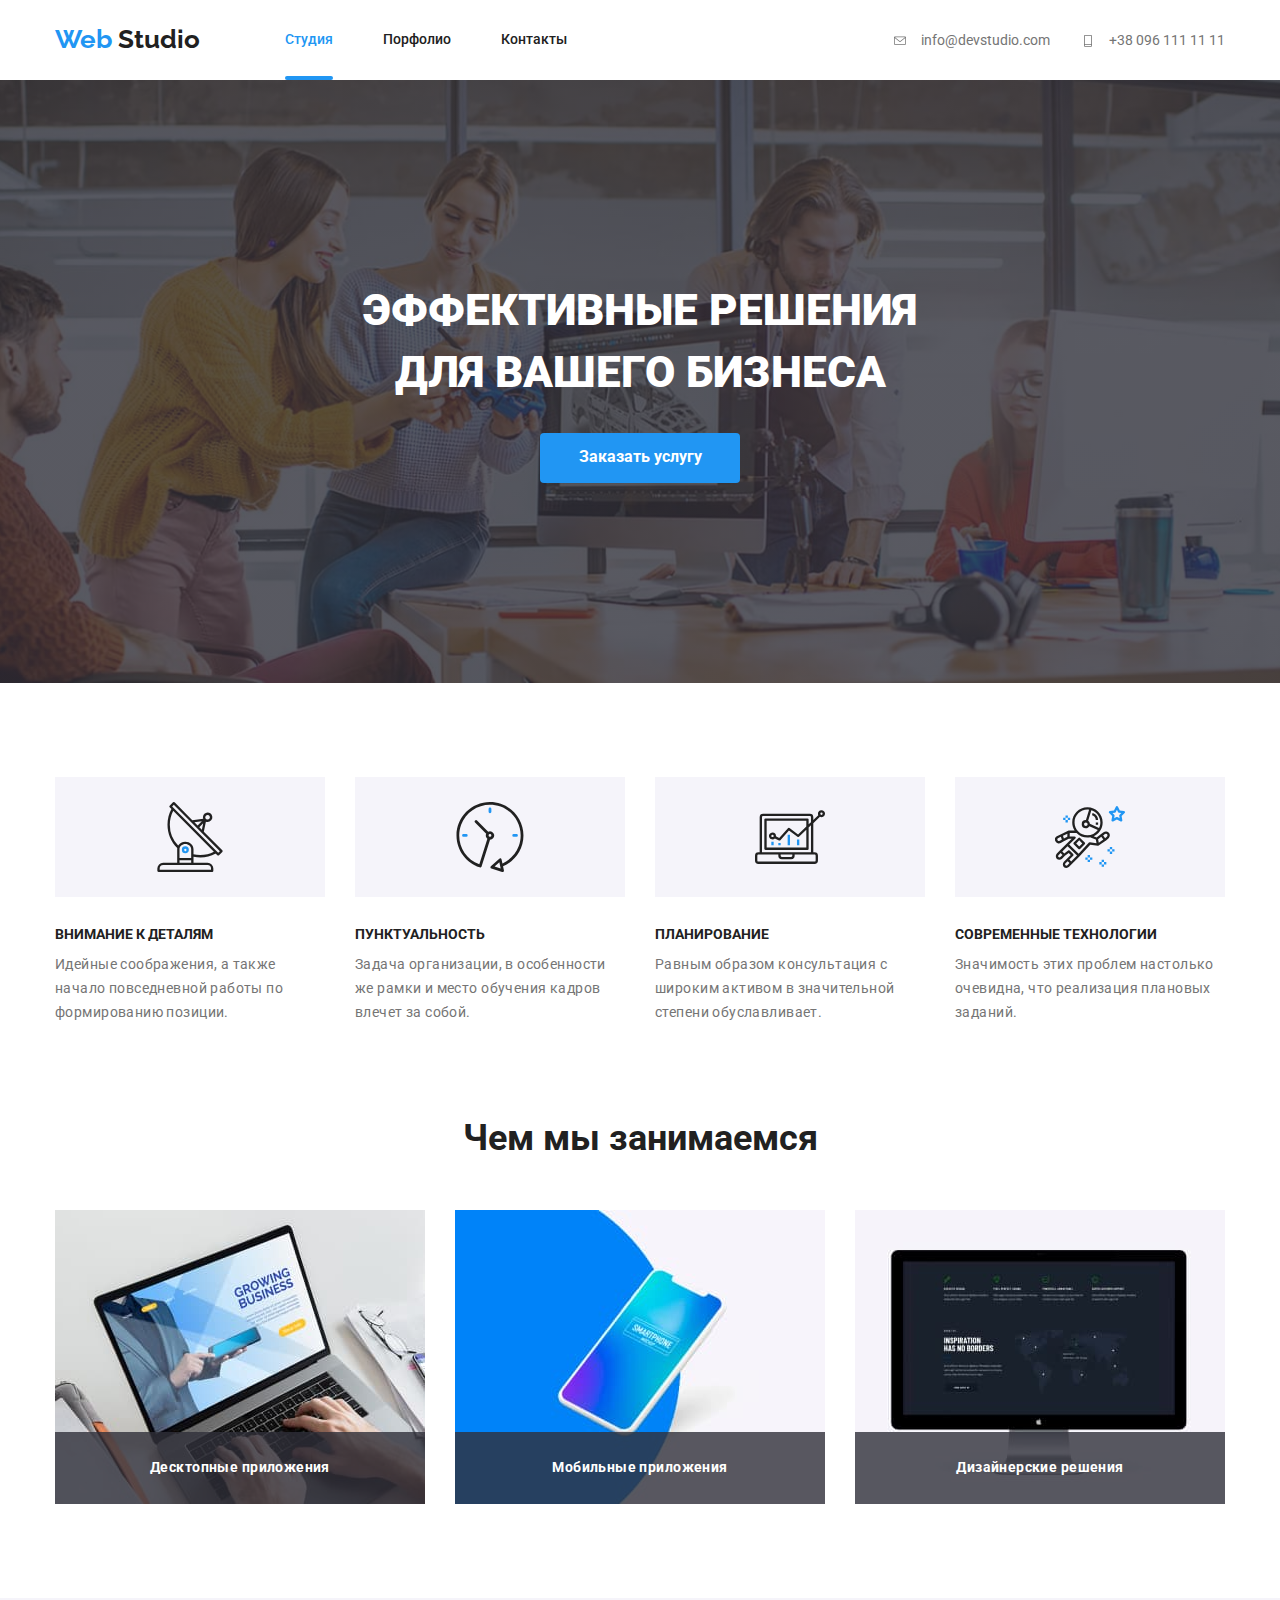
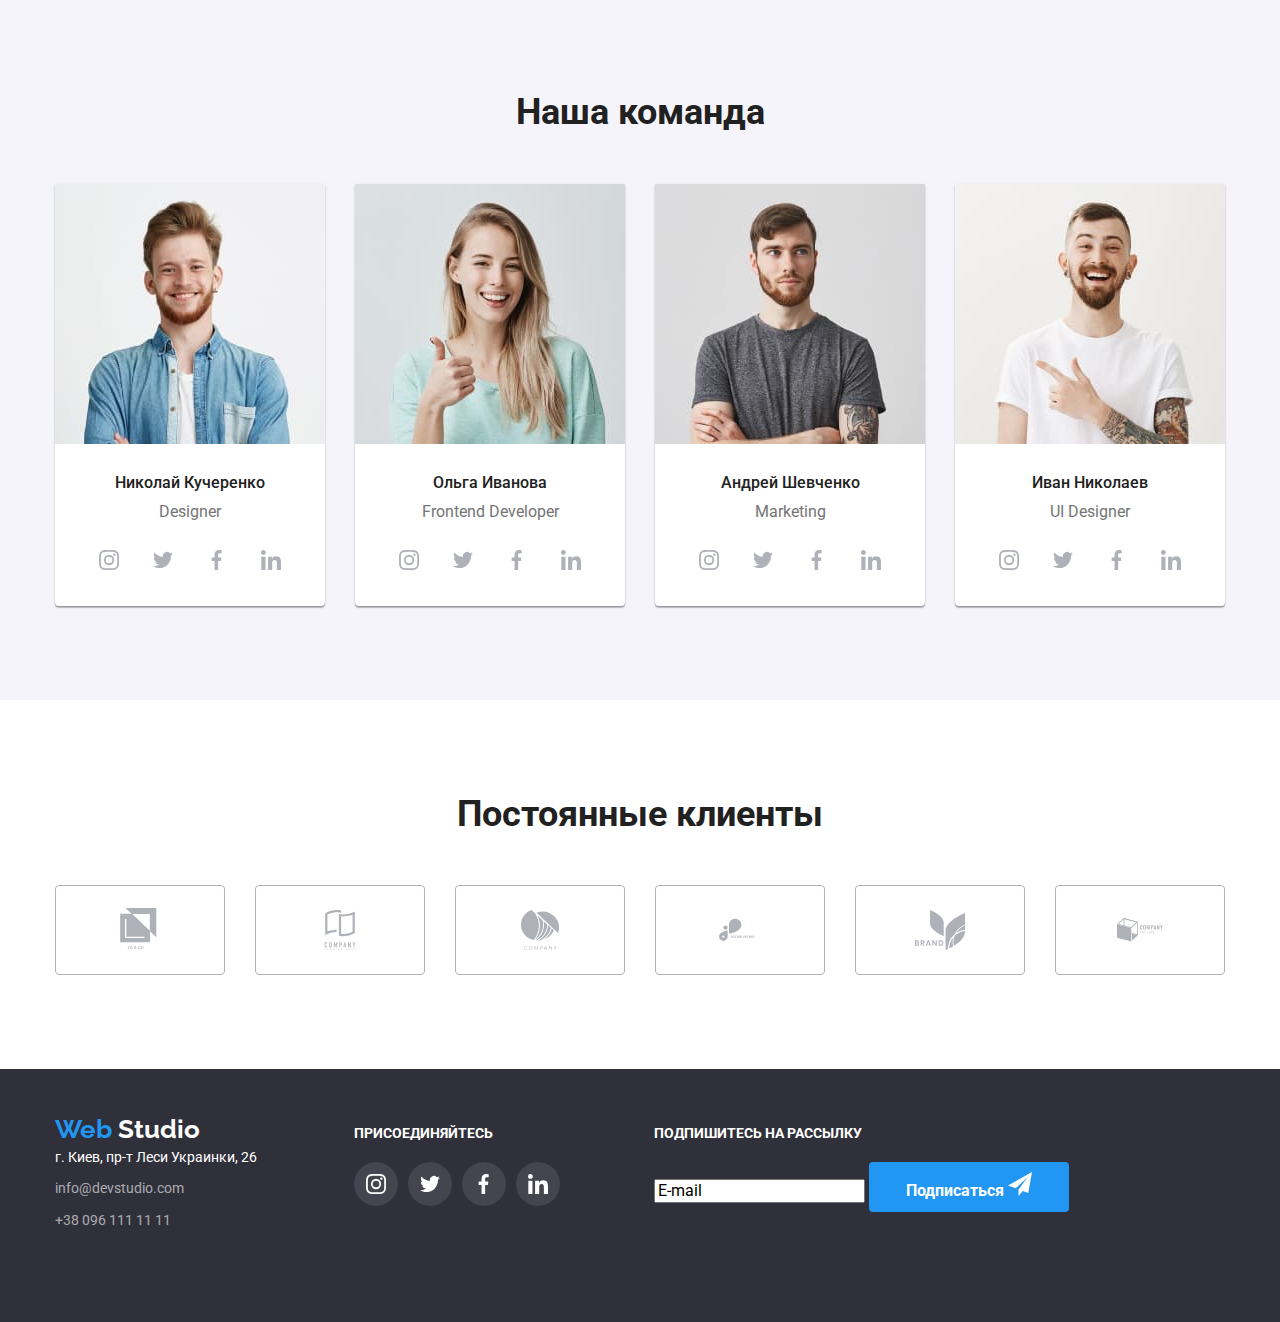
<file: index.html>
<!DOCTYPE html>
<html lang="ru">
  <head>
    <meta charset="UTF-8" />
    <meta name="viewport" content="width=device-width, initial-scale=1.0" />
    <title>Web Studio</title>
    <link href="https://fonts.googleapis.com/css2?family=Raleway:wght@700&family=Roboto:wght@400;500;700;900&display=swap" rel="stylesheet">
    <link rel="stylesheet" href="https://cdnjs.cloudflare.com/ajax/libs/modern-normalize/0.6.0/modern-normalize.min.css">
    <link rel="stylesheet" href="./css/styles.css">
  </head>
  <body>
   <header class="header-container">
    <nav class="container">
      <div class="navigator">
        <a href="/" class="logo">
          <span class="logo-web">Web</span>
          <span class="logo-studio">Studio</span>
        </a>
          <ul class="site-nav">
            <li class="item">
              <a href="" class="link current">Студия</a>
            </li>
            <li class="item">
              <a href="./portfolio.html" class="link">Порфолио</a>
            </li>
            <li class="item">
              <a href="" class="link">Контакты</a>
            </li>
          </ul>
          <ul class="site-contacts">
            <li class="item">
              <!--<img src="image/mail.svg" alt="" />-->
              <a href="mailto:info@devstudio.com" class="link">
                <svg class="site-contacts-icon" width="16px" height="12px">
                  <use href="./image/sprites_l.svg#icon-mail_l"></use>
                </svg>
                info@devstudio.com</a>
            </li>
            <li class="item">
              <!--<img src="image/tel.svg" alt="" />-->
              <a href="tel:+380961111111" class="link">
                <svg class="site-contacts-icon" width="16px" height="12px">
                  <use href="./image/sprites_l.svg#icon-tel_l"></use>
                </svg>
                +38 096 111 11 11</a>
            </li>
          </ul>
        </div>
      </nav>
    </header>
    <main>
      <section class="hero">
        <h1 class="hero-title">
          Эффективные решения <br />
          для вашего бизнеса
        </h1>
        <a href="" class="button-hero">Заказать услугу</a>
      </section>
      <section class="advantages-section">
        <div class="container">
        <ul class="advantages-list">
          <li  class="item stacion">
            <div class="advantage-icon">
            <svg width="70px" height="70px">
              <use href="./image/sprites_l.svg#icon-station_l"></use>
            </svg>
          </div>
            <!--<img src="image/station.svg" alt="" />-->
            
            <h3 class="advantages-list-title">Внимание к деталям</h3>
            <p class="advantages-text">
              Идейные соображения, а также начало повседневной работы по
              формированию позиции.
            </p>
          
          </li>
          <li  class="item clock">
            <div class="advantage-icon">
            <svg width="70px" height="70px">
              <use href="./image/sprites_l.svg#icon-clock_l"></use>
            </svg>
          </div>
            <!--<img src="image/clock.svg" alt="" />-->
            <h3 class="advantages-list-title">Пунктуальность</h3>
            <p class="advantages-text">
              Задача организации, в особенности же рамки и место обучения кадров
              влечет за собой.
            </p>
          </li>
          <li  class="item computer">
            <div class="advantage-icon">
            <svg width="70px" height="70px">
              <use href="./image/sprites_l.svg#icon-computer_l"></use>
            </svg>
          </div>
            <!--<img src="image/computer.svg" alt="" />-->
            <h3 class="advantages-list-title">Планирование</h3>
            <p class="advantages-text">
              Равным образом консультация с широким активом в значительной
              степени обуславливает.
            </p>
          </li>
          <li  class="item rocketman">
            <div class="advantage-icon">
            <svg width="70px" height="70px">
              <use href="./image/sprites_l.svg#icon-rocketman_l"></use>
            </svg>
          </div>
            <!--<img src="image/rocketman.svg" alt="" />-->
            <h3 class="advantages-list-title">Современные технологии</h3>
            <p class="advantages-text">
              Значимость этих проблем настолько очевидна, что реализация
              плановых заданий.
            </p>
          </li>
        </ul>
      </div>
      </section>
      <section class="section">
        <div class= "container">
        <h2 class="section-title">Чем мы занимаемся</h2>
        <ul class="list">
          <li class="item">
            <div class="profily-card">
              <img src="image/1_l.jpg" alt="" />
              <div class="profili-text">
                <h3 class="list-profilу">Десктопные приложения</h3>
              </div>
            </div>
          </li>
          <li class="item">
            <div class="profily-card">
              <img src="image/2_l.jpg" alt="" />
              <div class="profili-text">
                <h3 class="list-profilу">Мобильные приложения</h3>
              </div>
            </div>
          </li>
          <li class="item">
            <div class="profily-card">
              <img src="image/3_l.jpg" alt="" />
              <div class="profili-text">
                <h3 class="list-profilу">Дизайнерские решения</h3>
              </div>
            </div>
          </li>
        </ul>
      </div> 
      </section>
      <section class="section-comand">
        <div class="container">
          <h2 class="section-title">Наша команда</h2>
          <ul class="list">
            <li class="item">
              <img src="image/team1_l.jpg" alt="" />
              <h3 class="list-comand">Николай Кучеренко</h3>
              <span class="comand-prof">Designer</span>
              <div class="icon">
                <ul class="network">
                  <li>
                    <a href="" class="link" aria-label="Инстаграмм">
                     <svg class="link-icon" width="20px" height="20px">
                       <use href="./image/sprites_l.svg#icon-inst_l"></use>
                    </svg>
                  </a>
                    <!--<a href=""><img src="image/inst.svg" alt="" /></a>-->
                  </li>
                  <li>
                    <a href="" class="link" aria-label="Твиттер">
                      <svg class="link-icon" width="20px" height="20px">
                        <use href="./image/sprites_l.svg#icon-twit_l"></use>
                      </svg>
                       <!--<img src="image/twit.svg" alt="" />-->
                    </a>
                  </li>
                  <li>
                    <a href="" class="link" aria-label="Фейсбук">
                      <svg class="link-icon" width="20px" height="20px">
                        <use href="./image/sprites_l.svg#icon-face_l"></use>
                      </svg>
                      <!--<img src="image/face.svg" alt="" /></a>-->
                    </a>
                  </li>
                  <li>
                    <a href="" class="link" aria-label="Линкедин">
                      <svg class="link-icon" width="20px" height="20px">
                        <use href="./image/sprites_l.svg#icon-link_l"></use>
                      </svg>
                      <!--<img src="image/link.svg" alt="" /></a>-->
                    </a>
                  </li>
                </ul>
              </div>
            </li>
            <li class="item">
              <img src="image/team2_l.jpg" alt="" />
              <h3 class="list-comand">Ольга Иванова</h3>
              <span class="comand-prof">Frontend Developer</span>
              <div class="icon">
                <ul class="network">
                  <li>
                    <a href="" class="link" aria-label="Инстаграмм">
                     <svg class="link-icon" width="20px" height="20px">
                       <use href="./image/sprites_l.svg#icon-inst_l"></use>
                    </svg>
                  </a>
                    <!--<a href=""><img src="image/inst.svg" alt="" /></a>-->
                  </li>
                  <li>
                    <a href="" class="link" aria-label="Твиттер">
                      <svg class="link-icon" width="20px" height="20px">
                        <use href="./image/sprites_l.svg#icon-twit_l"></use>
                      </svg>
                       <!--<img src="image/twit.svg" alt="" />-->
                    </a>
                  </li>
                  <li>
                    <a href="" class="link" aria-label="Фейсбук">
                      <svg class="link-icon" width="20px" height="20px">
                        <use href="./image/sprites_l.svg#icon-face_l"></use>
                      </svg>
                      <!--<img src="image/face.svg" alt="" /></a>-->
                    </a>
                  </li>
                  <li>
                    <a href="" class="link" aria-label="Линкедин">
                      <svg class="link-icon" width="20px" height="20px">
                        <use href="./image/sprites_l.svg#icon-link_l"></use>
                      </svg>
                      <!--<img src="image/link.svg" alt="" /></a>-->
                    </a>
                  </li>
                </ul>
              </div>
            </li>
            <li class="item">
              <img src="image/team3_l.jpg" alt="" />
              <h3 class="list-comand">Андрей Шевченко</h3>
              <span class="comand-prof">Marketing</span>
              <div class="icon">
                <ul class="network">
                  <li>
                    <a href="" class="link" aria-label="Инстаграмм">
                     <svg class="link-icon" width="20px" height="20px">
                       <use href="./image/sprites_l.svg#icon-inst_l"></use>
                    </svg>
                  </a>
                    <!--<a href=""><img src="image/inst.svg" alt="" /></a>-->
                  </li>
                  <li>
                    <a href="" class="link" aria-label="Твиттер">
                      <svg class="link-icon" width="20px" height="20px">
                        <use href="./image/sprites_l.svg#icon-twit_l"></use>
                      </svg>
                       <!--<img src="image/twit.svg" alt="" />-->
                    </a>
                  </li>
                  <li>
                    <a href="" class="link" aria-label="Фейсбук">
                      <svg class="link-icon" width="20px" height="20px">
                        <use href="./image/sprites_l.svg#icon-face_l"></use>
                      </svg>
                      <!--<img src="image/face.svg" alt="" /></a>-->
                    </a>
                  </li>
                  <li>
                    <a href="" class="link" aria-label="Линкедин">
                      <svg class="link-icon" width="20px" height="20px">
                        <use href="./image/sprites_l.svg#icon-link_l"></use>
                      </svg>
                      <!--<img src="image/link.svg" alt="" /></a>-->
                    </a>
                  </li>
                </ul>
              </div>
            </li>
            <li class="item">
              <img src="image/team4_l.jpg" alt="" />
              <h3 class="list-comand">Иван Николаев</h3>
              <span class="comand-prof">UI Designer</span>
              <div class="icon">
                <ul class="network">
                   <li>
                    <a href="" class="link" aria-label="Инстаграмм">
                     <svg class="link-icon" width="20px" height="20px">
                       <use href="./image/sprites_l.svg#icon-inst_l"></use>
                    </svg>
                  </a>
                    <!--<a href=""><img src="image/inst.svg" alt="" /></a>-->
                  </li>
                  <li>
                    <a href="" class="link" aria-label="Твиттер">
                      <svg class="link-icon" width="20px" height="20px">
                        <use href="./image/sprites_l.svg#icon-twit_l"></use>
                      </svg>
                       <!--<img src="image/twit.svg" alt="" />-->
                    </a>
                  </li>
                  <li>
                    <a href="" class="link" aria-label="Фейсбук">
                      <svg class="link-icon" width="20px" height="20px">
                        <use href="./image/sprites_l.svg#icon-face_l"></use>
                      </svg>
                      <!--<img src="image/face.svg" alt="" /></a>-->
                    </a>
                  </li>
                  <li>
                    <a href="" class="link" aria-label="Линкедин">
                      <svg class="link-icon" width="20px" height="20px">
                        <use href="./image/sprites_l.svg#icon-link_l"></use>
                      </svg>
                      <!--<img src="image/link.svg" alt="" /></a>-->
                    </a>
                  </li>
                </ul>
              </div>
            </li>
          </ul>
        </div>
      </section>
      <section class="section">
        <div class= "container-client">
        <h2 class="section-title">Постоянные клиенты</h2>
        <div class="client">
          <ul class="list">
            <li class="item">
              <a href="" class="client-icon">
                <svg width="44px" height="50px">
                  <use href="./image/sprites_l.svg#icon-client1_l"></use>
                </svg>
                <!--<img src="image/client1.svg" alt="" />-->
              </a>
            </li>
            <li class="item">
              <a href="" class="client-icon">
                <svg width="40px" height="52px">
                <use href="./image/sprites_l.svg#icon-client2_l"></use>
                <!--<img src="image/client2.svg" alt="" />-->
                </svg>
              </a>
            </li>
            <li class="item">
              <a href="" class="client-icon">
                <svg width="40px" height="42px">
                <use href="./image/sprites_l.svg#icon-client3_l"></use>
                <!--<img src="image/client3.svg" alt="" />-->
                </svg>
              </a>
            </li>
            <li class="item">
              <a href="" class="client-icon">
                <svg width="80px" height="42px">
                <use href="./image/sprites_l.svg#icon-client4_l"></use>
                <!--<img src="image/client4.svg" alt="" />-->
                </svg>
              </a>
            </li>
            <li class="item">
              <a href="" class="client-icon">
                <svg width="60px" height="50px">
                <use href="./image/sprites_l.svg#icon-client5_l"></use>
                <!--<img src="image/client4.svg" alt="" />-->
                </svg>
              </a>
            </li>
            <li class="item">
              <a href="" class="client-icon">
                <svg width="88px" height="46px">
                <use href="./image/sprites_l.svg#icon-client6_l"></use>
                <!--<img src="image/client4.svg" alt="" />-->
                </svg>
              </a>
            </li>
          </ul>
        </div>
        </div>
      </section>
    </main>
     <footer class="page-footer">
       <div class="container">
         <div class="logo-contacts">
          <a href="/" class="logo-foot">
          <span class="logo-web-foot">Web</span>
          <span class="logo-studio-foot">Studio</span>
          </a>
            <address>
             <ul>
               <li class="address">
                 <span class="footer-address">г. Киев, пр-т Леси Украинки, 26</span>
               </li>
               <li class="address">
                 <a href="mailto:info@devstudio.com" class="footer-link">info@devstudio.com</a>
               </li>
               <li class="address">
                 <a href="tel:+380961111111" class="footer-link">+38 096 111 11 11</a>
               </li>
             </ul>
            </address>
          </div>
          <div class="icon-footer">
            <b class="footer-title">присоединяйтесь</b>
            <ul class="icon-footer-list">
              <li class="item">       
                <a href="" class="footer-link-n" aria-label="Инстаграмм">
                  <svg class="footer-link-icon" width="20px" height="20px">
                    <use href="./image/sprites_l.svg#icon-inst_l"></use>
                 </svg>
               </a>
                  <!--<img src="image/inst.svg" alt="" /></a>-->
              </li>
              <li class="item">
                <a href="" class="footer-link-n" aria-label="Твиттер">
                    <svg class="footer-link-icon" width="20px" height="20px">
                      <use href="./image/sprites_l.svg#icon-twit_l"></use>
                    </svg>
                     <!--<img src="image/twit.svg" alt="" />-->
                  </a>
              </li>
              <li class="item">
                <a href="" class="footer-link-n" aria-label="Фейсбук">
                  <svg class="footer-link-icon" width="20px" height="20px">
                    <use href="./image/sprites_l.svg#icon-face_l"></use>
                  </svg>
                  <!--<img src="image/face.svg" alt="" /></a>-->
                </a>
              </li>
              <li class="item">
                <a href="" class="footer-link-n" aria-label="Линкедин">
                  <svg class="footer-link-icon" width="20px" height="20px">
                    <use href="./image/sprites_l.svg#icon-link_l"></use>
                  </svg>
                  <!--<img src="image/link.svg" alt="" /></a>-->
                </a>
              </li>
            </ul> 
           </div>
          <div>
           <span class="footer-title">Подпишитесь на рассылку</span>
           <form action="/">
              <input type="text" name="/" value="E-mail" />
              <button class="button-footer">
                Подписаться
                <svg width="24px" height="24px">
                  <use href="./image/sprites_l.svg#icon-telegram_l"></use>
                </svg>
              <!--<img src="image/telegram.svg" alt="" />-->
              </button>
           </form>
          </div>
         </div>
      </footer>
    </body>
</html>
</file>
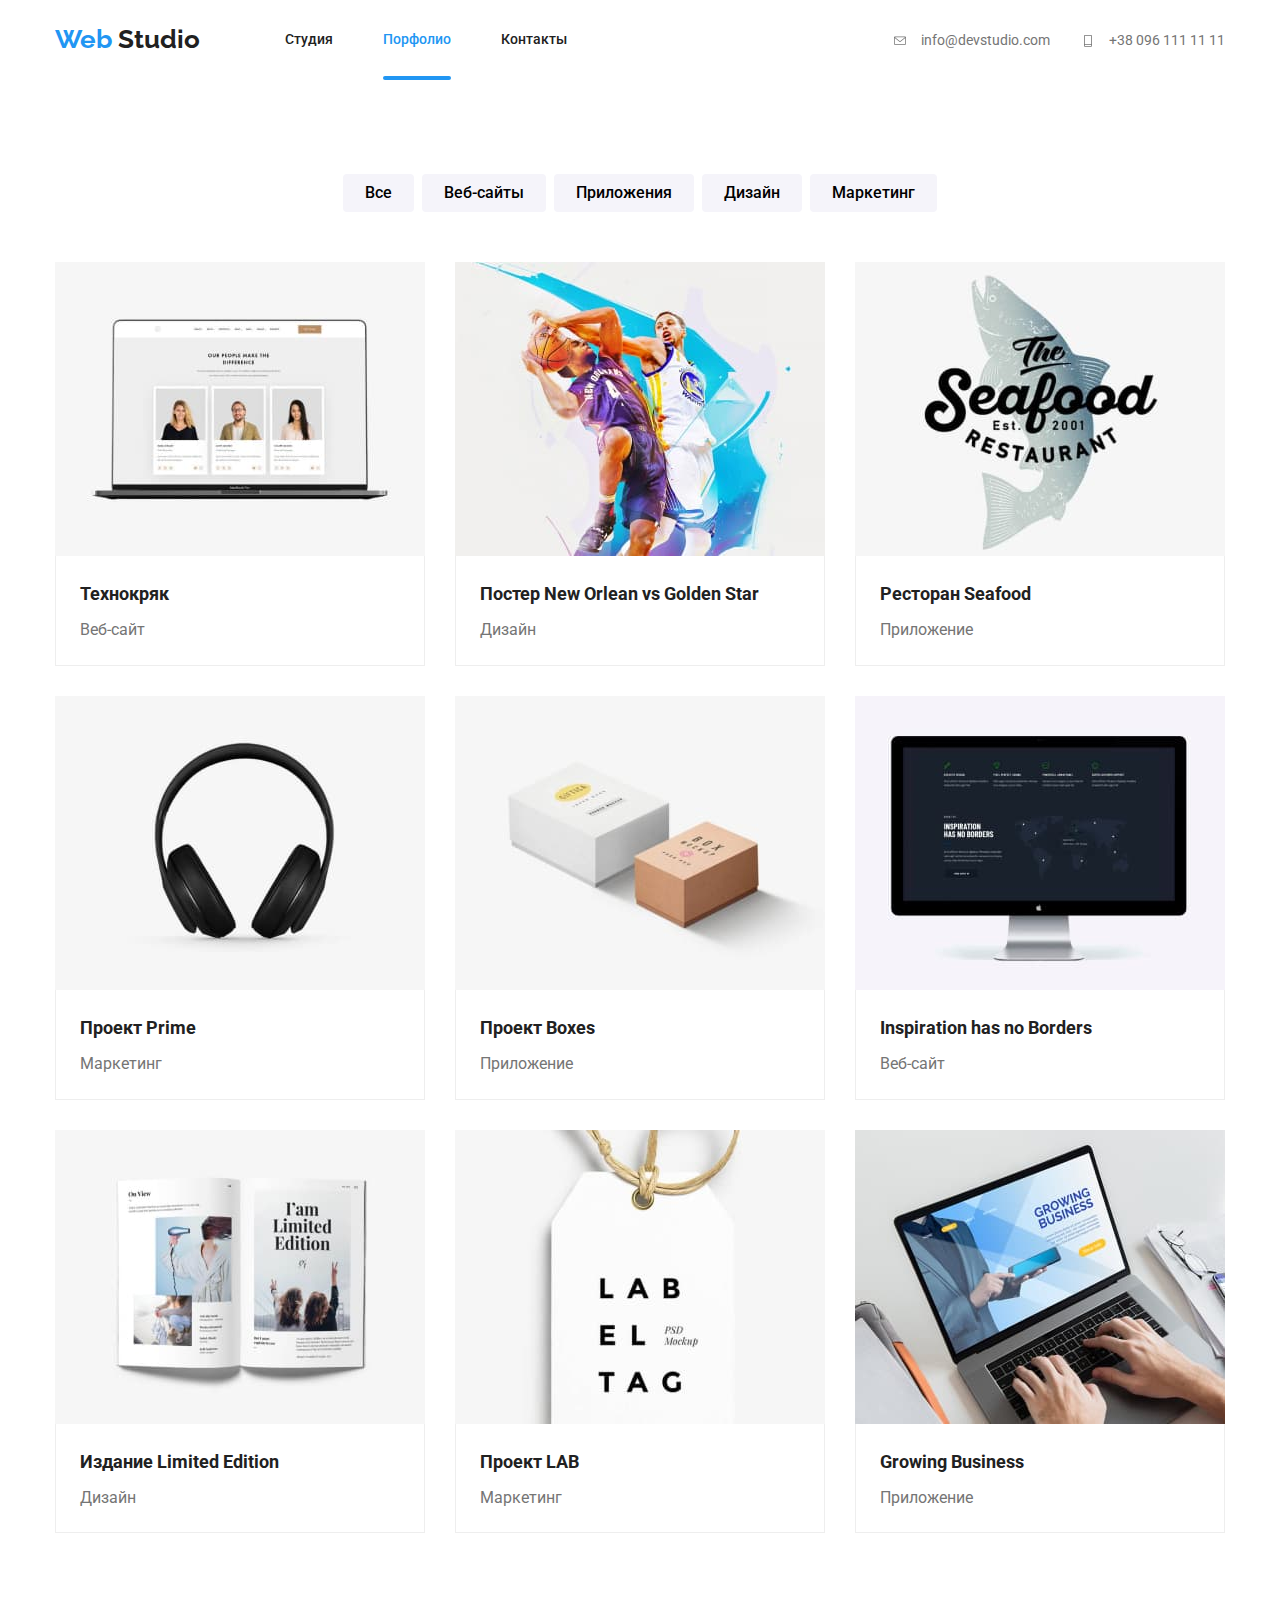
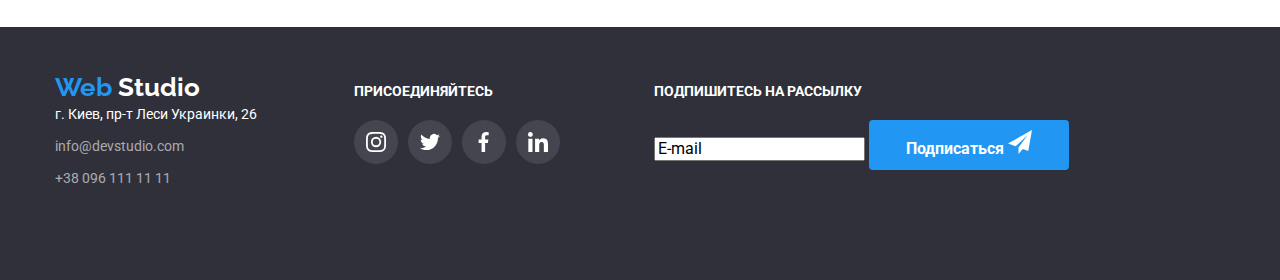
<file: portfolio.html>
<!DOCTYPE html>
<html lang="ru">
<head>
  <meta charset="UTF-8">
  <meta name="viewport" content="width=device-width, initial-scale=1.0">
  <title>Portfolio</title>
  <link href="https://fonts.googleapis.com/css2?family=Raleway:wght@700&family=Roboto:wght@400;500;700;900&display=swap" rel="stylesheet">
  <link rel="stylesheet" href="https://cdnjs.cloudflare.com/ajax/libs/modern-normalize/0.6.0/modern-normalize.min.css">
  <link rel="stylesheet" href="./css/styles.css">
</head>
<body>
  <header class="header-container">
    <nav class="container">
      <div class="navigator">
        <a href="/" class="logo">
          <span class="logo-web">Web</span>
          <span class="logo-studio">Studio</span>
        </a>
          <ul class="site-nav">
            <li class="item">
              <a href="./index.html" class="link">Студия</a>
            </li>
            <li class="item">
              <a href="./portfolio.html" class="link current">Порфолио</a>
            </li>
            <li class="item">
              <a href="" class="link">Контакты</a>
            </li>
          </ul>
          <ul class="site-contacts">
            <li class="item">
              <!--<img src="image/mail.svg" alt="" />-->
              <a href="mailto:info@devstudio.com" class="link">
                <svg class="site-contacts-icon" width="16px" height="12px">
                  <use href="./image/sprites_l.svg#icon-mail_l"></use>
                </svg>
                info@devstudio.com</a>
            </li>
            <li class="item">
              <!--<img src="image/tel.svg" alt="" />-->
              <a href="tel:+380961111111" class="link">
                <svg class="site-contacts-icon" width="16px" height="12px">
                  <use href="./image/sprites_l.svg#icon-tel_l"></use>
                </svg>
                +38 096 111 11 11</a>
            </li>
          </ul>
        </div>
      </nav>
   </header>
  <main class="container">
    <section class="section">
        <ul class="portfolio-button">
      <li class="item"><button type="button" class="button-portfolio">Все</button></li>
      <li class="item"><button type="button" class="button-portfolio">Веб-сайты</button></li>
      <li class="item"><button type="button" class="button-portfolio">Приложения</button></li>
      <li class="item"><button type="button" class="button-portfolio">Дизайн</button></li>
      <li class="item"><button type="button" class="button-portfolio">Маркетинг</button></li>
        </ul>
        <ul class="portfolio-container">
          <li class="portfolio-list-item">
              <a href="" class="portfolio">
                <div class="portfolio-project">
                  <img class="portfolio-list-image" src="./image/project1_l.jpg" alt="">
                  <div class="portfolio-action">
                    <p class="portfolio-list-content">
                Технокряк это современная площадка распространения коронавируса. Компании используют эту платформу для цифрового шпионажа и атак на защищённые сервера конкурентов.
                    </p>
                  </div>
                </div>
            <div class="card-content">
              <h3 class="portfolio-list-title">Технокряк</h3>
              <p class="portfolio-list-text">Веб-сайт</p>
            </div>
          </a>
          </li>
          <li class="portfolio-list-item">
            <a href="" class="portfolio">
              <div class="portfolio-project">
                <img class="portfolio-list-image" src="image/project2_l.jpg" alt="" />
                <div class="portfolio-action">
                  <p class="portfolio-list-content">
                Технокряк это современная площадка распространения коронавируса. Компании используют эту платформу для цифрового шпионажа и атак на защищённые сервера конкурентов.
                  </p>
                </div>
              </div>
            <div class="card-content">
              <h3 class="portfolio-list-title">Постер New Orlean vs Golden Star</h3>
              <p class="portfolio-list-text">Дизайн</p>
            </div>
          </a>
          </li>
        <li class="portfolio-list-item">
          <a href="" class="portfolio">
            <div class="portfolio-project">
                <img  class="portfolio-list-image" src="image/project3_l.jpg" alt="" />
                <div class="portfolio-action">
                  <p class="portfolio-list-content">
                Технокряк это современная площадка распространения коронавируса. Компании используют эту платформу для цифрового шпионажа и атак на защищённые сервера конкурентов.
                  </p>
                </div>
            </div>
            <div class="card-content">
              <h3 class="portfolio-list-title">Ресторан Seafood</h3>
              <p class="portfolio-list-text">Приложение</p>
           </div>
          </a>
        </li>
        <li class="portfolio-list-item">
          <a href="" class="portfolio">
            <div class="portfolio-project">
                <img class="portfolio-list-image" src="image/project4_l.jpg" alt="" />
                <div class="portfolio-action">
                  <p class="portfolio-list-content">
                Технокряк это современная площадка распространения коронавируса. Компании используют эту платформу для цифрового шпионажа и атак на защищённые сервера конкурентов.
                  </p>
                </div>
            </div>
            <div class="card-content">
              <h3 class="portfolio-list-title">Проект Prime</h3>
              <p class="portfolio-list-text">Маркетинг</p>
            </div>
          </a>
        </li>
        <li class="portfolio-list-item">
          <a href="" class="portfolio">
            <div class="portfolio-project">
              <img class="portfolio-list-image" src="image/project5_l.jpg" alt="" />
              <div class="portfolio-action">
                <p class="portfolio-list-content">
                Технокряк это современная площадка распространения коронавируса. Компании используют эту платформу для цифрового шпионажа и атак на защищённые сервера конкурентов.
                </p>
              </div>
            </div>
            <div class="card-content">
              <h3 class="portfolio-list-title">Проект Boxes</h3>
              <p class="portfolio-list-text">Приложение</p>
            </div>
          </a>
        </li>
        <li class="portfolio-list-item">
          <a href="" class="portfolio">
            <div class="portfolio-project">
              <img class="portfolio-list-image" src="image/project6_l.jpg" alt="" />
              <div class="portfolio-action">
                <p class="portfolio-list-content">
                Технокряк это современная площадка распространения коронавируса. Компании используют эту платформу для цифрового шпионажа и атак на защищённые сервера конкурентов.
                </p>
              </div>
            </div>
            <div class="card-content">
              <h3 class="portfolio-list-title">Inspiration has no Borders</h3>
              <p class="portfolio-list-text">Веб-сайт</p>
            </div>
          </a>
        </li>
        <li class="portfolio-list-item">
          <a href="" class="portfolio">
            <div class="portfolio-project">
              <img class="portfolio-list-image" src="image/project7_l.jpg" alt="" />
              <div class="portfolio-action">
                <p class="portfolio-list-content">
                Технокряк это современная площадка распространения коронавируса. Компании используют эту платформу для цифрового шпионажа и атак на защищённые сервера конкурентов.
                </p>
              </div>
            </div> 
            <div class="card-content">
              <h3 class="portfolio-list-title">Издание Limited Edition</h3>
              <p class="portfolio-list-text">Дизайн</p>
            </div>
          </a>
        </li>
        <li class="portfolio-list-item">
          <a href="" class="portfolio">
            <div class="portfolio-project">
              <img class="portfolio-list-image" src="image/project8_l.jpg" alt="" />
              <div class="portfolio-action">
                <p class="portfolio-list-content">
                Технокряк это современная площадка распространения коронавируса. Компании используют эту платформу для цифрового шпионажа и атак на защищённые сервера конкурентов.
                </p>
              </div>
            </div>
            <div class="card-content">
              <h3 class="portfolio-list-title">Проект LAB</h3>
              <p class="portfolio-list-text">Маркетинг</p>
            </div>
          </a>
        </li>
        <li class="portfolio-list-item">
          <a href="" class="portfolio">
            <div class="portfolio-project">
              <img class="portfolio-list-image" src="image/project9_l.jpg" alt="" />
              <div class="portfolio-action">
                <p class="portfolio-list-content">
                Технокряк это современная площадка распространения коронавируса. Компании используют эту платформу для цифрового шпионажа и атак на защищённые сервера конкурентов.
                </p>
              </div>
            </div>
            <div class="card-content">
              <h3 class="portfolio-list-title">Growing Business</h3>
              <p class="portfolio-list-text">Приложение</p>
            </div>
          </a>
        </li>
      </ul>
    </section>
  </main>
  <footer class="page-footer">
    <div class="container">
      <div class="logo-contacts">
       <a href="/" class="logo-foot">
       <span class="logo-web-foot">Web</span>
       <span class="logo-studio-foot">Studio</span>
       </a>
         <address>
          <ul>
            <li class="address">
              <span class="footer-address">г. Киев, пр-т Леси Украинки, 26</span>
            </li>
            <li class="address">
              <a href="mailto:info@devstudio.com" class="footer-link">info@devstudio.com</a>
            </li>
            <li class="address">
              <a href="tel:+380961111111" class="footer-link">+38 096 111 11 11</a>
            </li>
          </ul>
         </address>
       </div>
       <div class="icon-footer">
         <b class="footer-title">присоединяйтесь</b>
         <ul class="icon-footer-list">
           <li class="item">       
             <a href="" class="footer-link-n" aria-label="Инстаграмм">
               <svg class="footer-link-icon" width="20px" height="20px">
                 <use href="./image/sprites_l.svg#icon-inst_l"></use>
              </svg>
            </a>
               <!--<img src="image/inst.svg" alt="" /></a>-->
           </li>
           <li class="item">
             <a href="" class="footer-link-n" aria-label="Твиттер">
                 <svg class="footer-link-icon" width="20px" height="20px">
                   <use href="./image/sprites_l.svg#icon-twit_l"></use>
                 </svg>
                  <!--<img src="image/twit.svg" alt="" />-->
               </a>
           </li>
           <li class="item">
             <a href="" class="footer-link-n" aria-label="Фейсбук">
               <svg class="footer-link-icon" width="20px" height="20px">
                 <use href="./image/sprites_l.svg#icon-face_l"></use>
               </svg>
               <!--<img src="image/face.svg" alt="" /></a>-->
             </a>
           </li>
           <li class="item">
             <a href="" class="footer-link-n" aria-label="Линкедин">
               <svg class="footer-link-icon" width="20px" height="20px">
                 <use href="./image/sprites_l.svg#icon-link_l"></use>
               </svg>
               <!--<img src="image/link.svg" alt="" /></a>-->
             </a>
           </li>
         </ul> 
        </div>
       <div>
        <span class="footer-title">Подпишитесь на рассылку</span>
        <form action="/">
           <input type="text" name="/" value="E-mail" />
           <button class="button-footer">
             Подписаться
             <svg width="24px" height="24px">
               <use href="./image/sprites_l.svg#icon-telegram_l"></use>
             </svg>
           <!--<img src="image/telegram.svg" alt="" />-->
           </button>
        </form>
       </div>
      </div>
   </footer>
  </body>
</html>
</file>
<file: css/styles.css>
:root {
  --primary-text-color:  #757575;
  --title-text-color: #212121;
  --accent-color: #2196F3;
  --secondary-background-color: #F5F4FA;
  --transition-timing-function: 250ms cubic-bezier(0.4, 0, 0.2, 1);
  }
body {
  background-color: #FFFFFF;
  color: var(--primary-text-color);
  font-family: Roboto, sans-serif;
 }
  /*cтиль логотипа*/
.logo {
  font-weight: 700;
  font-size: 26px;
  line-height: 1.2;
  font-family: Raleway, sans-serif;
  text-decoration: none;
  }
.logo-web{
  color: #2196F3;
 }
.logo-studio {
  color: #212121;
 }
/*сброс списка*/
ul {
 padding: 0px;
 margin: 0px;
 list-style: none;
}
  /*стиль навигации и навигации*/
  .header-container {
  }
  /*.header .container {
  display: flex;
  height: 80px;
  align-items: center;
   }*/

.container {
  width: 1200px;
  padding-left: 15px;
  padding-right: 15px;
  margin-left:  auto;
  margin-right: auto;
 }
.navigator {
    display: flex;
    align-items: center;
 }
.site-nav {
  display: flex;
  margin-left: 85px;
 }
.site-nav .item + .item {
  margin-left: 50px;
 }
.site-nav .link {
  display: block;
  padding-top: 32px;
  padding-bottom: 32px;

  color: var(--title-text-color);
  font-weight: 500;
  font-size: 14px;
  line-height: 1.14;
  text-decoration: none;
}
.site-nav .link:hover,
.site-nav .link:focus{
  color: var(--accent-color);
  outline: none;
  transition: var(--transition-timing-function);
  
}
.site-nav .link.current {
  color: var(--accent-color);
  
}
.site-nav .link{
  position: relative;
  
}
.site-nav .link.current::after {
position: absolute;
bottom: 0;
content: '';
display: block;
height: 4px;
width: 100%;
border-radius: 2px;
background-color: var(--accent-color);

}
.site-contacts {
  display: flex;
  margin-left: auto;
}  
.site-contacts .item + .item {
  margin-left: 30px;
}
.site-contacts .link {
  color: var(--primary-text-color)
  font-weight: 500;
  font-size: 14px;
  line-height: 1.14;
  text-decoration: none;
 
}
.site-contacts .link:hover,
.site-contacts .link:focus{
  color: var(--accent-color);
  outline: none;
  transition: var(--transition-timing-function);
  ;
  
}
.site-contacts-icon{
  margin-right: 10px;
  fill: currentColor;
  vertical-align: middle;
  
}
.site-contacts-icon:hover{
  fill: var(--accent-color);
  transition: var(--transition-timing-function);
  
}
/*секция hero*/
.hero {
  background-image: linear-gradient(
    to right,
    rgba(47, 48, 58, 0.8),
    rgba(47, 48, 58, 0.8)),
     url(../image/Header_img_l.jpg);
  /*height: 600px;*/
  max-width: 1600px;
  margin-right: auto;
  margin-left: auto;
  /*outline: 1px solid red;*/
  background-position: center;
  background-size: cover;
  background-repeat: no-repeat;
  background-color: rgba(47, 48, 58, 0.8);
  
  text-align: center;
  padding-top: 200px;
  padding-bottom: 200px;
  
  
}
.hero .hero-title {
  margin-top: 0px;
  margin-bottom: 30px;
  /*background-color: var(--secondary-background-color);*/
  color: #FFFFFF;
  font-weight: 900;
  font-size: 44px;
  line-height: 1.4;
  text-transform: uppercase;
 }
/*заголовки в секциях*/
.section {
  padding-top: 94px;
  padding-bottom: 94px;
}
.advantages-section {
  padding-top: 94px;
  padding-bottom: 0;
  }
.section-title {
  margin-top: 0;
  margin-bottom: 50px;
  color: var(--title-text-color);
  font-weight: 700;
  font-size: 36px;
  line-height: 1.16;
  text-align: center;
  /*letter-spacing: 1.2em;*/
}
/*секция преимудеств*/
.advantages-list {
  display: flex;
  }
.advantages-list .item/*::before*/{
  /*display: block;
  content: '';
  height: 120px;
  background-size: 70px;
  background-repeat: no-repeat;
  background-position: center;
  background-color: var(--secondary-background-color);*/
      
  }
 .advantage-icon{
   padding: 25px 100px;
   background-color: var(--secondary-background-color);
   height: 120px;
 } 
/*.stacion::before{
  background-image: url(../image/station_l.svg);
}  
.clock::before{
  background-image: url(../image/clock_l.svg);
}
.computer::before{
  background-image: url(../image/computer_l.svg);
}
.rocketman::before{
  background-image: url(../image/rocketman_l.svg);
}*/
.advantages-list .item {
  width: calc((100% - 30px*3)/4);
}  
.advantages-list .item + .item {
  margin-left: 30px;
  }
.advantages-list-title {
  margin-top: 30px;
  margin-bottom: 10px;
  color: var(--title-text-color);
  font-weight: 700;
  font-size: 14px;
  line-height: 1.14;
  text-transform: uppercase;
}
.advantages-text {
  margin-top: 0px;
  margin-bottom: 0px;
  font-weight: normal;
  font-size: 14px;
  line-height: 1.7;
  letter-spacing: 0.03em
}

/*секция профиля*/
img {
  display: block;
  max-width: 100%;
  height: auto;
}
.list {
  display: flex;
}
.list .item + .item {
  margin-left: 30px;
}
.list .item {
  width: calc((100% - 30px*2)/3);
}
.list-profilу {
  margin-top: 0px;
  margin-bottom: 0px;
  padding: 28px 90px;
  color: #FFFFFF;
  background-color: rgba(47, 48, 58, 0.8);
  font-weight: 700;
  font-size: 14px;
  line-height: 1.14;
  text-align: center;
  letter-spacing: 0.03em;
}
.profily-card{
  position: relative;
}
.profili-text{
  position: absolute;
  width: 100%;
  bottom: 0;
  
}
/*секция команды*/
.section-comand {
  background-color: var(--secondary-background-color);
  text-align: center;
  padding-top: 94px;
  padding-bottom: 94px;
}
.list-comand {
  margin-top: 30px;
  margin-bottom: 10px;
  color: var(--title-text-color);
  font-weight: 500;
  font-size: 16px;
  line-height: 1.18;
  /*letter-spacing: 1.2em;*/
}
.comand-prof {
  margin-top: 0;
  margin-bottom: 16px;
  font-size: 16px;
  line-height: 1.18;
}
.section-comand .list .item {
  width: calc((100% - 30px*3)/4);
  padding-bottom: 24px;
  background: #FFFFFF;
  box-shadow: 0px 2px 1px rgba(0, 0, 0, 0.2), 0px 1px 1px rgba(0, 0, 0, 0.14), 0px 1px 3px rgba(0, 0, 0, 0.12);
  border-radius: 0px 0px 4px 4px;
}
.icon {
  margin-top: 16px;
  }
.network .link {
  display: flex;
  justify-content: center;
  align-items: center;
  width: 44px;
  height: 44px;
  border-radius: 50%;
  
  
  /*color: var(--secondary-background-color);*/
 }
.network .link:hover,
.network .link:focus,
.footer-link-n:hover,
.footer-link-n:focus{
  width: 44px;
  height: 44px;
  border-radius: 50%;
  background-color: var(--accent-color);
  outline: none;
  transition: var(--transition-timing-function);
}
.network .link:hover svg,
.network .link:focus svg{
  fill: #FFFFFF;
  transition: var(--transition-timing-function);
}
.link-icon {
  fill: #AFB1B8;
}
.footer-link-icon{
  fill: #FFFFFF;
}
.footer-link-n{
  display: flex;
  justify-content: center;
  align-items: center;
  width: 44px;
  height: 44px;
  border-radius: 50%;
  background-color: rgba(255, 255, 255, 0.1);
  
}  

.network {
  display: flex;
  padding: 0 32px;
  justify-content: space-between;
  }
.client {
  display: flex;
  justify-content: center;
  }

.client-icon{
  display: flex;
  justify-content: center;
  align-items: center;
  width: calc((100% - 30px*5)/6);
  min-width: 170px;
  height: 90px;
  border: 1px solid #AFB1B8;
  border-radius: 4px;
  fill: #AFB1B8;
 
  }
.client-icon:hover{
  border: 1px solid var(--accent-color);
  border-radius: 4px;
  fill: var(--accent-color);
  transition: var(--transition-timing-function);
  
}  
/*кнопка*/
.button-hero,
.button-footer {
  border-radius: 4px ;
  padding: 10px 32px;
  width: 200px;
  height: 50px;
  color: #FFFFFF;
  background-color: var(--accent-color);
  font-family: inherit;
  font-weight: bold;
  font-size: 16px;
  line-height: 1.8;
  display: inline-block;
  align-items: center;
  /*letter-spacing: 1.9em;*/
  text-decoration: none;
  border: transparent;
}
.button-footer {
  padding: 10px 29px;
  text-align: center;
}
  
/*footer*/
.page-footer {
  
  background-color:  #2F303A;
}
.page-footer > .container {
  display: flex;  
  height: 253px;
  align-items: baseline;
  padding-top: 45px;
  
  /*justify-content: space-between;*/
}

/*footer logo*/
.logo-contacts {
  width: 230px;
  margin-right: 69px;
}
.logo-foot {
  font-weight: 700;
  font-size: 26px;
  line-height: 1.2;
  font-family: Raleway, sans-serif;
  text-decoration: none;
  }
.logo-web-foot {
  color: #2196F3;
}
.logo-studio-foot {
  color:#FFFFFF;
}
/*.address {
margin-bottom: 8px;
}*/
.address:not(:last-child){
  margin-bottom: 8px;
}
.footer-address {
  color: #FFFFFF;
  font-style: normal;
  font-size: 14px;
  line-height: 1.7;
 
}
.footer-link {
  color: rgba(255, 255, 255, 0.6);
  font-style: normal;
  font-weight: normal;
  font-size: 14px;
  line-height: 1.7;
  text-decoration: none;
}
.icon-footer {
  width: 206px;
  margin-right: 94px;
}
.icon-footer-list {
  display: flex;
  justify-content: space-between;

}
.icon-footer-list .item {
  margin-right: 10px;
  text-align: center;
}
.footer-title {
  display: block;
  margin-bottom: 20px;

  color: #FFFFFF;
  font-weight: 700;
  font-size: 14px;
  line-height: 1.1;
  text-transform: uppercase;
  }
 
/*.copy {
  display: block;
  color: rgba(255, 255, 255, 0.4);
  font-weight: normal;
  font-size: 12px;
  line-height: 2;
  text-align: center;
  text-decoration: none;
  margin-top: 0px;
  margin-bottom: 0px;
  padding-top: 18px;
  padding-bottom: 21px; 
}*/

/* portfolio*/
.portfolio-button {
  display: flex;
  justify-content: center;
  align-items: flex-start;
  margin-bottom: 50px;
  }
.button-portfolio  {
  border-radius: 4px;
  padding: 6px 22px;
  width: auto;
  height: 38px;
  background-color: var(--secondary-background-color);
  font-family: inherit;
  font-style: normal;
  font-weight: 500;
  font-size: 16px;
  line-height: 1.6;
  text-align: center;
  align-items: center;
  border: transparent;
  outline: none;
  }
  
.button-portfolio:hover {
  color: var(--secondary-background-color);
  background-color: var(--accent-color);
  box-shadow:  0px 2px 2px rgba(0, 0, 0, 0.12),
  0px 1px 2px rgba(0, 0, 0, 0.08),
  0px 3px 1px rgba(0, 0, 0, 0.1);
  transition: var(--transition-timing-function);
}
  
.portfolio-button .item:not(:first-child){
  margin-left: 8px;
}
.portfolio-container {
  display: flex;
  flex-wrap: wrap;
  }
.portfolio-list-item {
   width: calc((100% - 60px)/3);
   margin-right: 30px;
   margin-bottom: 30px;
   /*border: 1px solid #EEEEEE;*/
 }
.portfolio-list-item:hover{
  box-shadow:  1px 4px 6px rgba(0, 0, 0, 0.16),
   0px 4px 4px rgba(0, 0, 0, 0.06),
   0px 1px 1px rgba(0, 0, 0, 0.12);
   transition: var(--transition-timing-function);
 }
.portfolio-list-item:nth-child(3n) {
  margin-right: 0px;
 }
.portfolio-list-item:nth-last-child(-n+3) {
   margin-bottom: 0px;
 }
.card-content {
  background: #FFFFFF;
  border-right: 1px solid #EEEEEE;
  border-left:  1px solid #EEEEEE;
  border-bottom: 1px solid #EEEEEE;
  padding-left: 24px;
  padding-top: 20px;
  padding-bottom: 20px;
  padding-right: 24px;
  
 }
.portfolio-list-image {
   display: block;
 }
.portfolio-list-title {
  margin-top: 0;
  margin-bottom: 4px;
  color: var(--title-text-color);
  font-weight: 700;
  font-size: 18px;
  line-height: 2;
}
.portfolio-list-content {
  padding: 63px 24px;
  margin: 0;
  font-size: 18px;
  line-height: 1.5;
  letter-spacing: 0.03em;
  color: #FFFFFF;
  background-color: rgba(33, 150, 243, 0.9);
}
.portfolio-project{
  position: relative;
  overflow: hidden;
} 
.portfolio-project:hover .portfolio-action,
.portfolio-project:focus .portfolio-action{
  opacity: 1;
  /*transition: var(--transition-timing-function);
  ransition: 1000ms var(--transition-timing-function);
  transition-delay: 5s;*/
  transform: translateY(0%) ;

}
.portfolio-action{
  position: absolute;
  top: 0;
  left: 0;
  height: 100%;
  overflow: hidden;
  /*opacity: 0;*/
  display: flex;
  transition: var(--transition-timing-function);
  
  /*transition-duration: 250ms;
  transition-timing-function: cubic-bezier(0.4, 0, 0.2, 1);*/
   
  transform: translateY(100%)
}

.portfolio-list-text {
  font-size: 16px;
  line-height: 1.8;
  margin: 0;
  color: var(--primary-text-color);
}
.portfolio {
  text-decoration: none;
  
}


/*остновной цвет текста
color: #757575;*/

/*цвет заголовков color: #212121;*/
/* цвет страницы Background #E5E5E5*/
/* вторичный цвет фона #F5F4FA*/
/* цвет футер текста  #FFFFFF +  rgba(255, 255, 255, 0.6); = почта + тел + подпись нижней строки*/
</file>
